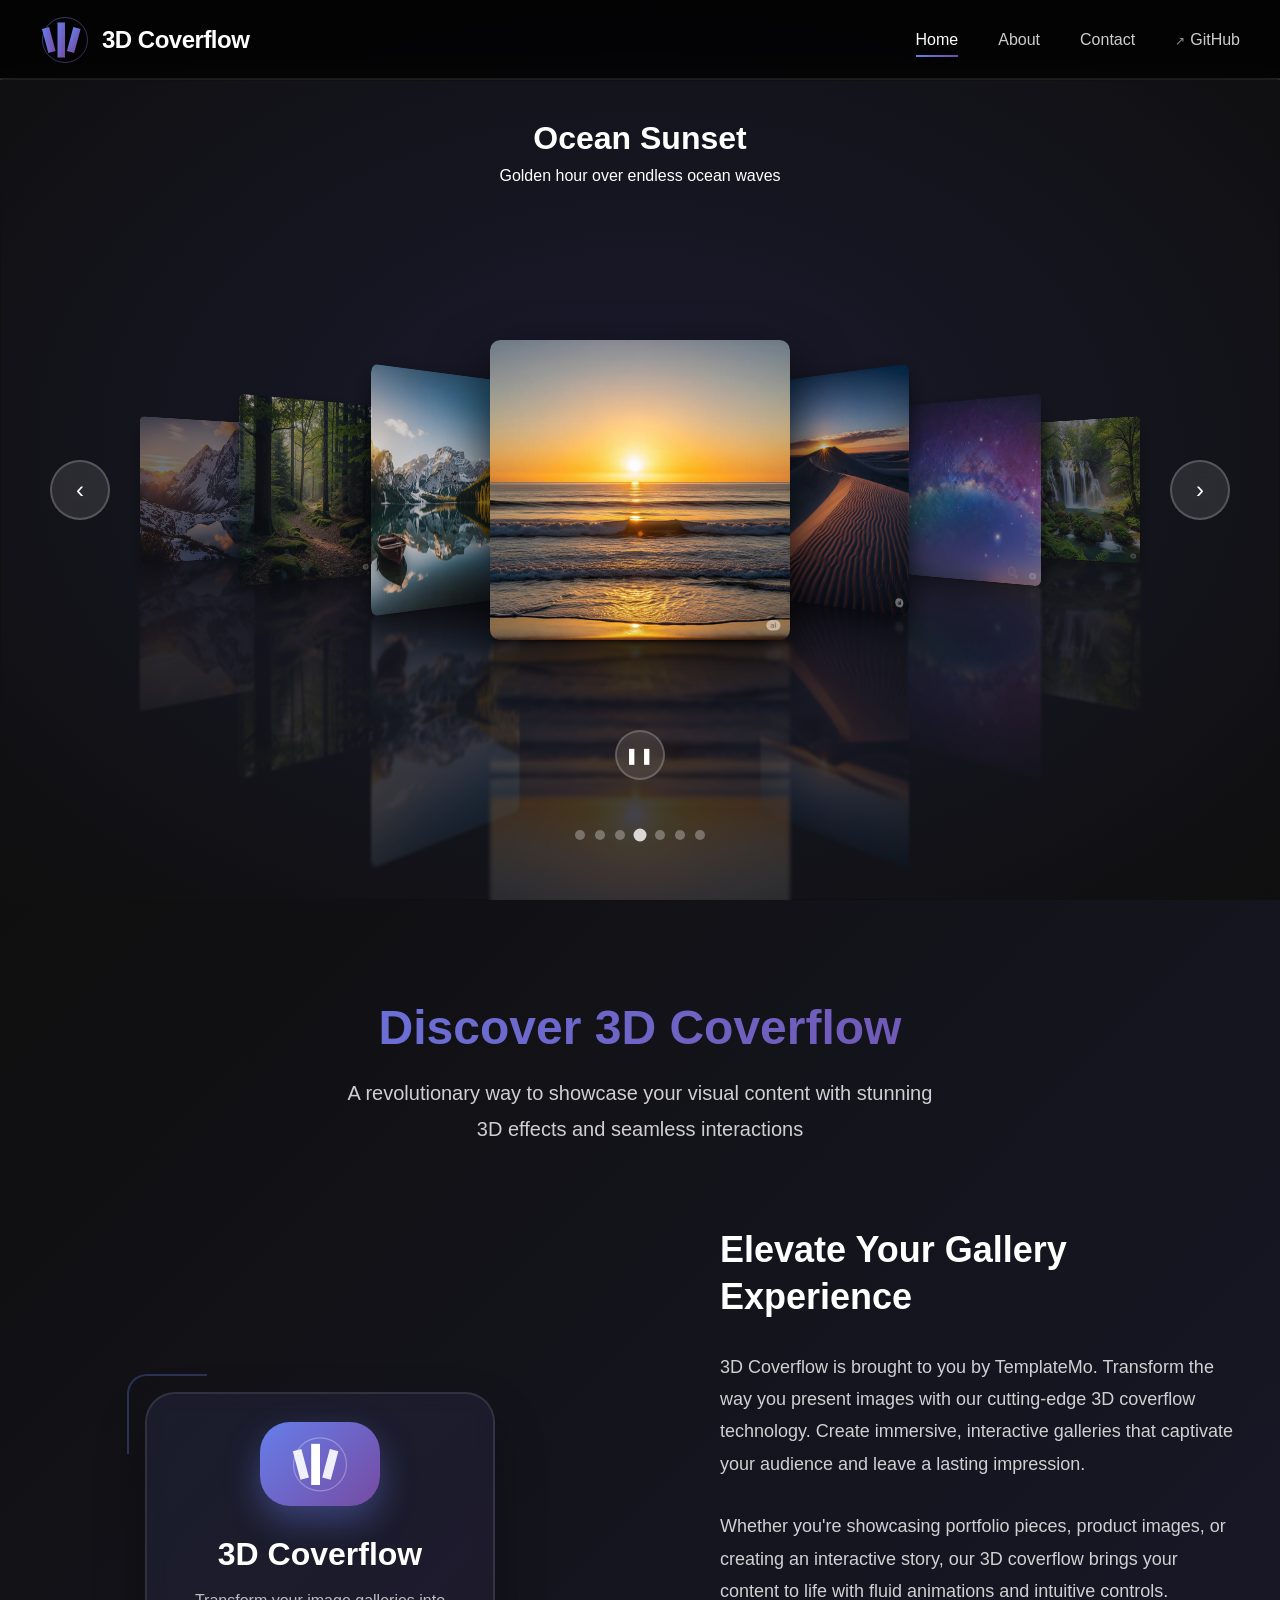
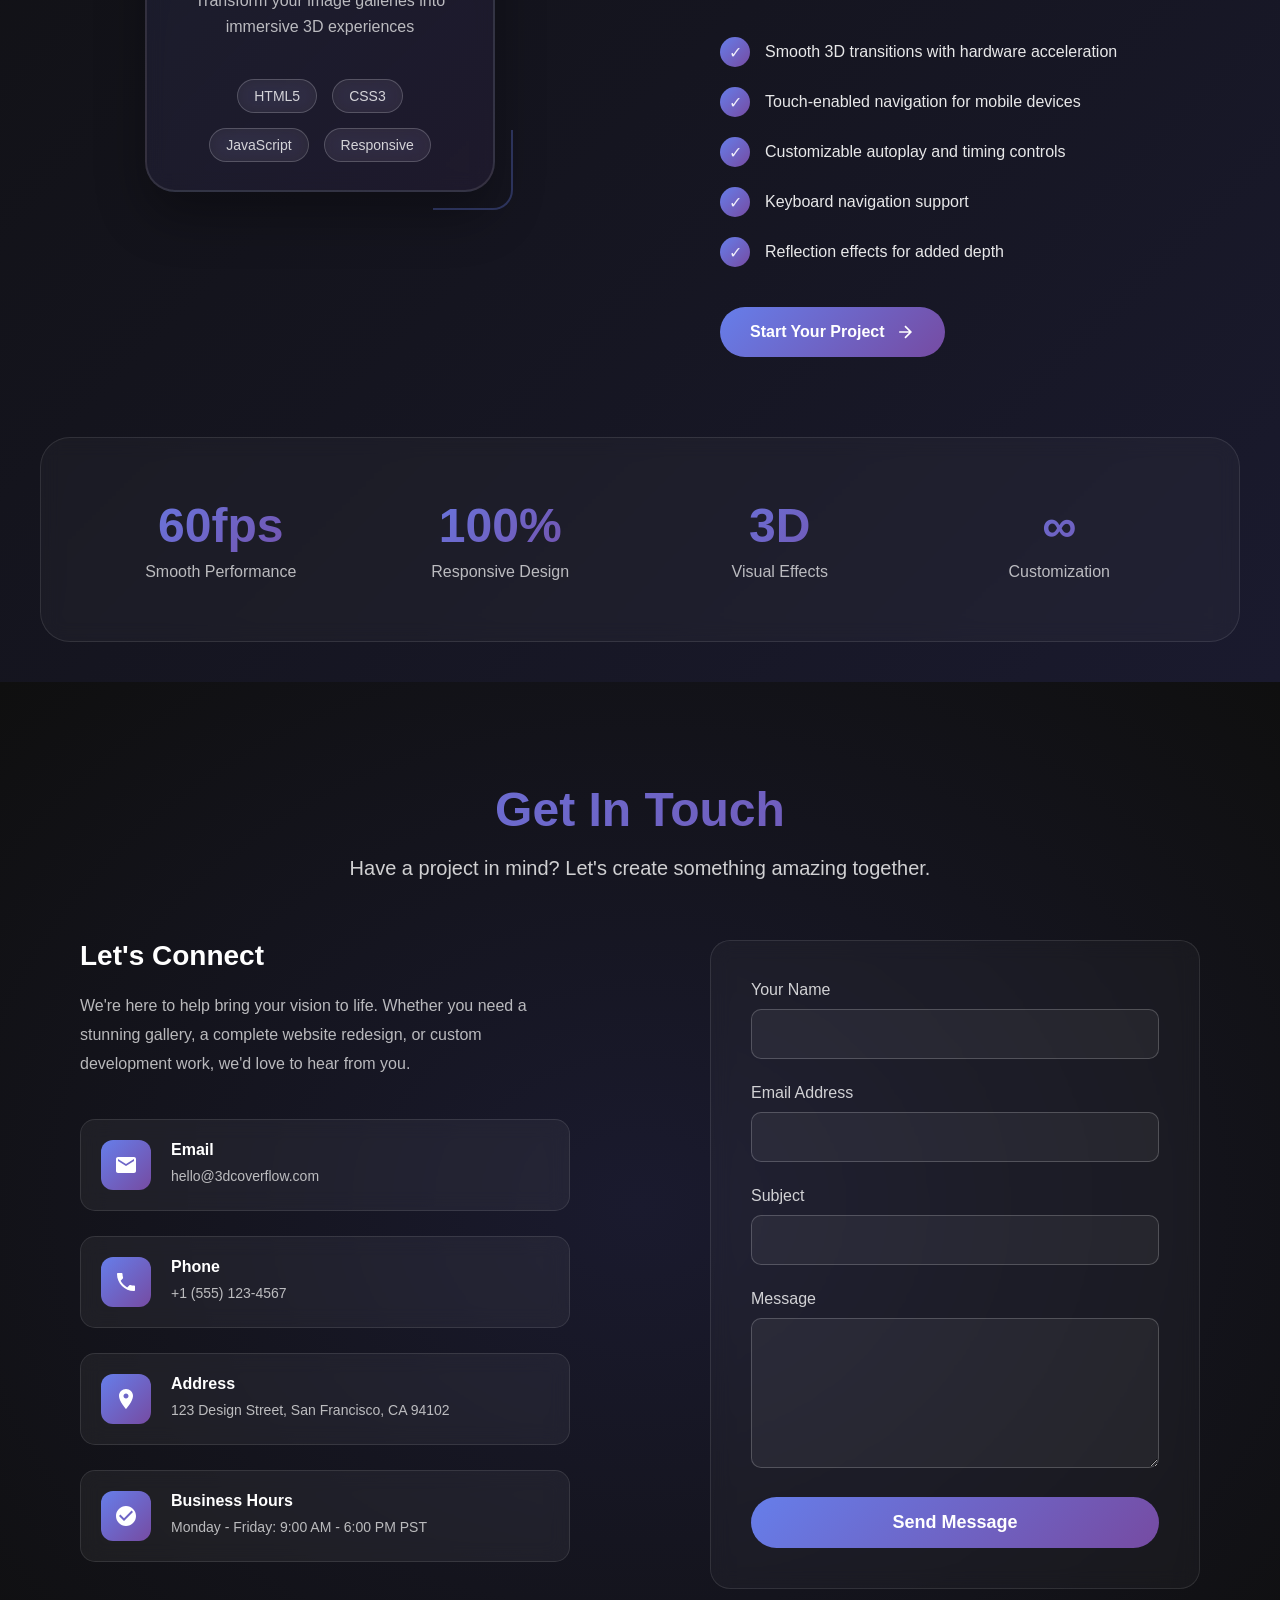
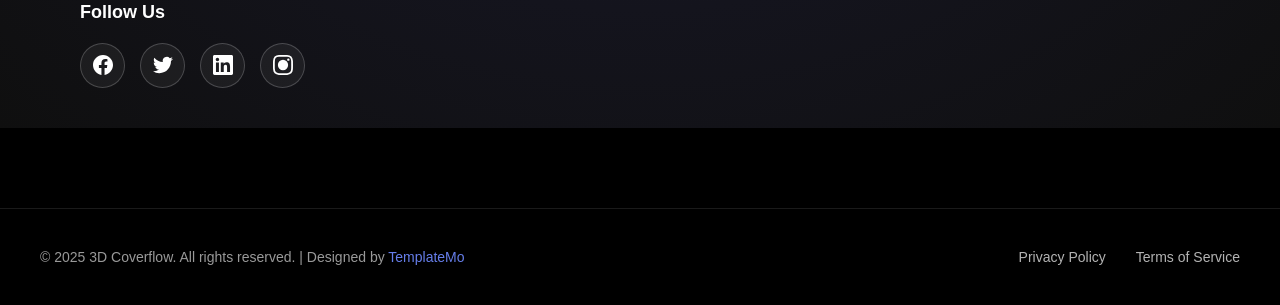
<file: templatemo_595_3d_coverflow/index.html>
<!DOCTYPE html>
<html lang="en">
<head>
    <meta charset="UTF-8">
    <meta name="viewport" content="width=device-width, initial-scale=1.0">
    <title>3D Coverflow - One Page Portfolio</title>
    <link href="templatemo-3d-coverflow.css" rel="stylesheet">
<!--

TemplateMo 595 3d coverflow

https://templatemo.com/tm-595-3d-coverflow

-->
</head>
<body>
    <!-- Header -->
    <header class="header" id="header">
        <a href="#home" class="logo-container">
            <div class="logo">
                <svg viewBox="0 0 100 100" xmlns="http://www.w3.org/2000/svg">
                    <defs>
                        <linearGradient id="grad1" x1="0%" y1="0%" x2="100%" y2="100%">
                            <stop offset="0%" style="stop-color:#667eea;stop-opacity:1" />
                            <stop offset="100%" style="stop-color:#764ba2;stop-opacity:1" />
                        </linearGradient>
                    </defs>
                    <rect x="10" y="25" width="15" height="50" fill="url(#grad1)" transform="rotate(-15 17.5 50)" />
                    <rect x="35" y="15" width="15" height="70" fill="url(#grad1)" />
                    <rect x="60" y="25" width="15" height="50" fill="url(#grad1)" transform="rotate(15 67.5 50)" />
                    <circle cx="50" cy="50" r="45" fill="none" stroke="url(#grad1)" stroke-width="2" opacity="0.5" />
                </svg>
            </div>
            <div class="logo-text">3D Coverflow</div>
        </a>
        
        <nav class="main-menu" id="mainMenu">
            <a href="#home" class="menu-item active">Home</a>
            <a href="#about" class="menu-item">About</a>
            <a href="#contact" class="menu-item">Contact</a>
            <a href="https://github.com" target="_blank" rel="noopener noreferrer" class="menu-item external">GitHub</a>
        </nav>
        
        <div class="menu-toggle" id="menuToggle">
            <span></span>
            <span></span>
            <span></span>
        </div>
    </header>

    <!-- Home Section -->
    <section id="home" class="section">
        <div class="coverflow-wrapper">
            <div class="info">
                <h2 id="current-title">Mountain Landscape</h2>
                <p id="current-description">Majestic peaks covered in snow during golden hour</p>
            </div>

            <div class="coverflow-container" tabindex="0">
                <div class="coverflow" id="coverflow">
                    <div class="coverflow-item" data-index="0">
                        <div class="cover image-loading">
                            <img src="images/mountain-landscape.jpg" alt="Mountain Landscape" loading="lazy">
                        </div>
                        <div class="reflection"></div>
                    </div>
                    <div class="coverflow-item" data-index="1">
                        <div class="cover image-loading">
                            <img src="images/forest-path.jpg" alt="Forest Path" loading="lazy">
                        </div>
                        <div class="reflection"></div>
                    </div>
                    <div class="coverflow-item" data-index="2">
                        <div class="cover image-loading">
                            <img src="images/serene-water-mirroring.jpg" alt="Lake Reflection" loading="lazy">
                        </div>
                        <div class="reflection"></div>
                    </div>
                    <div class="coverflow-item" data-index="3">
                        <div class="cover image-loading">
                            <img src="images/ocean-sunset-golden-hour.jpg" alt="Ocean Sunset" loading="lazy">
                        </div>
                        <div class="reflection"></div>
                    </div>
                    <div class="coverflow-item" data-index="4">
                        <div class="cover image-loading">
                            <img src="images/rolling-sand-dunes.jpg" alt="Desert Dunes" loading="lazy">
                        </div>
                        <div class="reflection"></div>
                    </div>
                    <div class="coverflow-item" data-index="5">
                        <div class="cover image-loading">
                            <img src="images/starry-night.jpg" alt="Starry Night" loading="lazy">
                        </div>
                        <div class="reflection"></div>
                    </div>
                    <div class="coverflow-item" data-index="6">
                        <div class="cover image-loading">
                            <img src="images/cascading-waterfall.jpg" alt="Waterfall" loading="lazy">
                        </div>
                        <div class="reflection"></div>
                    </div>
                </div>

                <button class="nav-button prev" onclick="navigate(-1)">‹</button>
                <button class="nav-button next" onclick="navigate(1)">›</button>

                <div class="dots-container" id="dots"></div>
                
                <!-- Play/Pause Button -->
                <button class="play-pause-button" id="playPauseBtn" onclick="toggleAutoplay()">
                    <span class="play-icon">▶</span>
                    <span class="pause-icon" style="display: none;">❚❚</span>
                </button>
            </div>
        </div>
    </section>

    <!-- About Section -->
    <section id="about" class="section">
        <div class="about-content">
            <div class="about-header">
                <h2>Discover 3D Coverflow</h2>
                <p>A revolutionary way to showcase your visual content with stunning 3D effects and seamless interactions</p>
            </div>
            
            <div class="about-main">
                <div class="about-visual">
                    <div class="showcase-display">
                        <div class="showcase-main">
                            <div class="corner-decoration top-left"></div>
                            <div class="corner-decoration bottom-right"></div>
                            
                            <div class="showcase-logo">
                                <svg viewBox="0 0 100 100" xmlns="http://www.w3.org/2000/svg">
                                    <rect x="10" y="25" width="15" height="50" fill="white" transform="rotate(-15 17.5 50)" opacity="0.9" />
                                    <rect x="35" y="15" width="15" height="70" fill="white" />
                                    <rect x="60" y="25" width="15" height="50" fill="white" transform="rotate(15 67.5 50)" opacity="0.9" />
                                    <circle cx="50" cy="50" r="45" fill="none" stroke="white" stroke-width="2" opacity="0.3" />
                                </svg>
                            </div>
                            
                            <h3 class="showcase-title">3D Coverflow</h3>
                            <p class="showcase-subtitle">Transform your image galleries into immersive 3D experiences</p>
                            
                            <div class="showcase-badges">
                                <a href="https://developer.mozilla.org/en-US/docs/Web/HTML" target="_blank" rel="noopener noreferrer" class="badge">HTML5</a>
                                <a href="https://developer.mozilla.org/en-US/docs/Web/CSS" target="_blank" rel="noopener noreferrer" class="badge">CSS3</a>
                                <a href="https://developer.mozilla.org/en-US/docs/Web/JavaScript" target="_blank" rel="noopener noreferrer" class="badge">JavaScript</a>
                                <a href="https://developer.mozilla.org/en-US/docs/Learn/CSS/CSS_layout/Responsive_Design" target="_blank" rel="noopener noreferrer" class="badge">Responsive</a>
                            </div>
                        </div>
                    </div>
                </div>
                
                <div class="about-info">
                    <h3>Elevate Your Gallery Experience</h3>
                    <p>3D Coverflow is brought to you by TemplateMo. Transform the way you present images with our cutting-edge 3D coverflow technology. Create immersive, interactive galleries that captivate your audience and leave a lasting impression.</p>
                    <p>Whether you're showcasing portfolio pieces, product images, or creating an interactive story, our 3D coverflow brings your content to life with fluid animations and intuitive controls.</p>
                    
                    <ul class="feature-list">
                        <li>Smooth 3D transitions with hardware acceleration</li>
                        <li>Touch-enabled navigation for mobile devices</li>
                        <li>Customizable autoplay and timing controls</li>
                        <li>Keyboard navigation support</li>
                        <li>Reflection effects for added depth</li>
                    </ul>
                    
                    <a href="#contact" class="cta-button">
                        Start Your Project
                        <svg viewBox="0 0 24 24" fill="currentColor">
                            <path d="M5 12h14m-7-7l7 7-7 7" stroke="currentColor" stroke-width="2" fill="none"/>
                        </svg>
                    </a>
                </div>
            </div>
            
            <div class="stats-section">
                <div class="stat-item">
                    <div class="stat-number">60fps</div>
                    <div class="stat-label">Smooth Performance</div>
                </div>
                <div class="stat-item">
                    <div class="stat-number">100%</div>
                    <div class="stat-label">Responsive Design</div>
                </div>
                <div class="stat-item">
                    <div class="stat-number">3D</div>
                    <div class="stat-label">Visual Effects</div>
                </div>
                <div class="stat-item">
                    <div class="stat-number">∞</div>
                    <div class="stat-label">Customization</div>
                </div>
            </div>
        </div>
    </section>

    <!-- Contact Section -->
    <section id="contact" class="section">
        <div class="contact-content">
            <div class="contact-header">
                <h2>Get In Touch</h2>
                <p>Have a project in mind? Let's create something amazing together.</p>
            </div>
            
            <div class="contact-container">
                <div class="contact-info-section">
                    <h3>Let's Connect</h3>
                    <p>We're here to help bring your vision to life. Whether you need a stunning gallery, a complete website redesign, or custom development work, we'd love to hear from you.</p>
                    
                    <div class="contact-details">
                        <div class="contact-item">
                            <div class="contact-icon">
                                <svg viewBox="0 0 24 24">
                                    <path d="M20 4H4c-1.1 0-1.99.9-1.99 2L2 18c0 1.1.9 2 2 2h16c1.1 0 2-.9 2-2V6c0-1.1-.9-2-2-2zm0 4l-8 5-8-5V6l8 5 8-5v2z"/>
                                </svg>
                            </div>
                            <div class="contact-text">
                                <h4>Email</h4>
                                <p>hello@3dcoverflow.com</p>
                            </div>
                        </div>
                        
                        <div class="contact-item">
                            <div class="contact-icon">
                                <svg viewBox="0 0 24 24">
                                    <path d="M6.62 10.79c1.44 2.83 3.76 5.14 6.59 6.59l2.2-2.2c.27-.27.67-.36 1.02-.24 1.12.37 2.33.57 3.57.57.55 0 1 .45 1 1V20c0 .55-.45 1-1 1-9.39 0-17-7.61-17-17 0-.55.45-1 1-1h3.5c.55 0 1 .45 1 1 0 1.25.2 2.45.57 3.57.11.35.03.74-.25 1.02l-2.2 2.2z"/>
                                </svg>
                            </div>
                            <div class="contact-text">
                                <h4>Phone</h4>
                                <p>+1 (555) 123-4567</p>
                            </div>
                        </div>
                        
                        <div class="contact-item">
                            <div class="contact-icon">
                                <svg viewBox="0 0 24 24">
                                    <path d="M12 2C8.13 2 5 5.13 5 9c0 5.25 7 13 7 13s7-7.75 7-13c0-3.87-3.13-7-7-7zm0 9.5c-1.38 0-2.5-1.12-2.5-2.5s1.12-2.5 2.5-2.5 2.5 1.12 2.5 2.5-1.12 2.5-2.5 2.5z"/>
                                </svg>
                            </div>
                            <div class="contact-text">
                                <h4>Address</h4>
                                <p>123 Design Street, San Francisco, CA 94102</p>
                            </div>
                        </div>
                        
                        <div class="contact-item">
                            <div class="contact-icon">
                                <svg viewBox="0 0 24 24">
                                    <path d="M12 2C6.48 2 2 6.48 2 12s4.48 10 10 10 10-4.48 10-10S17.52 2 12 2zm-2 15l-5-5 1.41-1.41L10 14.17l7.59-7.59L19 8l-9 9z"/>
                                </svg>
                            </div>
                            <div class="contact-text">
                                <h4>Business Hours</h4>
                                <p>Monday - Friday: 9:00 AM - 6:00 PM PST</p>
                            </div>
                        </div>
                    </div>
                    
                    <div class="social-links">
                        <h4>Follow Us</h4>
                        <div class="social-buttons">
                            <a href="#" class="social-btn" title="Facebook">
                                <svg viewBox="0 0 24 24">
                                    <path d="M24 12.073c0-6.627-5.373-12-12-12s-12 5.373-12 12c0 5.99 4.388 10.954 10.125 11.854v-8.385H7.078v-3.47h3.047V9.43c0-3.007 1.792-4.669 4.533-4.669 1.312 0 2.686.235 2.686.235v2.953H15.83c-1.491 0-1.956.925-1.956 1.874v2.25h3.328l-.532 3.47h-2.796v8.385C19.612 23.027 24 18.062 24 12.073z"/>
                                </svg>
                            </a>
                            <a href="#" class="social-btn" title="Twitter">
                                <svg viewBox="0 0 24 24">
                                    <path d="M23.953 4.57a10 10 0 01-2.825.775 4.958 4.958 0 002.163-2.723c-.951.555-2.005.959-3.127 1.184a4.92 4.92 0 00-8.384 4.482C7.69 8.095 4.067 6.13 1.64 3.162a4.822 4.822 0 00-.666 2.475c0 1.71.87 3.213 2.188 4.096a4.904 4.904 0 01-2.228-.616v.06a4.923 4.923 0 003.946 4.827 4.996 4.996 0 01-2.212.085 4.936 4.936 0 004.604 3.417 9.867 9.867 0 01-6.102 2.105c-.39 0-.779-.023-1.17-.067a13.995 13.995 0 007.557 2.209c9.053 0 13.998-7.496 13.998-13.985 0-.21 0-.42-.015-.63A9.935 9.935 0 0024 4.59z"/>
                                </svg>
                            </a>
                            <a href="#" class="social-btn" title="LinkedIn">
                                <svg viewBox="0 0 24 24">
                                    <path d="M20.447 20.452h-3.554v-5.569c0-1.328-.027-3.037-1.852-3.037-1.853 0-2.136 1.445-2.136 2.939v5.667H9.351V9h3.414v1.561h.046c.477-.9 1.637-1.85 3.37-1.85 3.601 0 4.267 2.37 4.267 5.455v6.286zM5.337 7.433c-1.144 0-2.063-.926-2.063-2.065 0-1.138.92-2.063 2.063-2.063 1.14 0 2.064.925 2.064 2.063 0 1.139-.925 2.065-2.064 2.065zm1.782 13.019H3.555V9h3.564v11.452zM22.225 0H1.771C.792 0 0 .774 0 1.729v20.542C0 23.227.792 24 1.771 24h20.451C23.2 24 24 23.227 24 22.271V1.729C24 .774 23.2 0 22.222 0h.003z"/>
                                </svg>
                            </a>
                            <a href="#" class="social-btn" title="Instagram">
                                <svg viewBox="0 0 24 24">
                                    <path d="M12 2.163c3.204 0 3.584.012 4.85.07 3.252.148 4.771 1.691 4.919 4.919.058 1.265.069 1.645.069 4.849 0 3.205-.012 3.584-.069 4.849-.149 3.225-1.664 4.771-4.919 4.919-1.266.058-1.644.07-4.85.07-3.204 0-3.584-.012-4.849-.07-3.26-.149-4.771-1.699-4.919-4.92-.058-1.265-.07-1.644-.07-4.849 0-3.204.013-3.583.07-4.849.149-3.227 1.664-4.771 4.919-4.919 1.266-.057 1.645-.069 4.849-.069zm0-2.163c-3.259 0-3.667.014-4.947.072-4.358.2-6.78 2.618-6.98 6.98-.059 1.281-.073 1.689-.073 4.948 0 3.259.014 3.668.072 4.948.2 4.358 2.618 6.78 6.98 6.98 1.281.058 1.689.072 4.948.072 3.259 0 3.668-.014 4.948-.072 4.354-.2 6.782-2.618 6.979-6.98.059-1.28.073-1.689.073-4.948 0-3.259-.014-3.667-.072-4.947-.196-4.354-2.617-6.78-6.979-6.98-1.281-.059-1.69-.073-4.949-.073zM5.838 12a6.162 6.162 0 1112.324 0 6.162 6.162 0 01-12.324 0zM12 16a4 4 0 110-8 4 4 0 010 8zm4.965-10.405a1.44 1.44 0 112.881.001 1.44 1.44 0 01-2.881-.001z"/>
                                </svg>
                            </a>
                        </div>
                    </div>
                </div>
                
                <div class="contact-form-section">
                    <form class="contact-form" onsubmit="handleSubmit(event)">
                        <div class="form-group">
                            <label for="name">Your Name</label>
                            <input type="text" id="name" name="name" required>
                        </div>
                        <div class="form-group">
                            <label for="email">Email Address</label>
                            <input type="email" id="email" name="email" required>
                        </div>
                        <div class="form-group">
                            <label for="subject">Subject</label>
                            <input type="text" id="subject" name="subject" required>
                        </div>
                        <div class="form-group">
                            <label for="message">Message</label>
                            <textarea id="message" name="message" required></textarea>
                        </div>
                        <button type="submit" class="submit-btn">Send Message</button>
                    </form>
                </div>
            </div>
        </div>
    </section>

    <!-- Footer -->
    <footer class="footer">
        <div class="footer-content">
            <div class="footer-copyright">
                © 2025 3D Coverflow. All rights reserved. | Designed by <a href="https://templatemo.com" target="_blank" rel="noopener noreferrer">TemplateMo</a>
            </div>
            <div class="footer-links">
                <a href="#privacy" onclick="event.preventDefault(); alert('Privacy Policy page would go here');">Privacy Policy</a>
                <a href="#terms" onclick="event.preventDefault(); alert('Terms of Service page would go here');">Terms of Service</a>
            </div>
        </div>
    </footer>

    <!-- Scroll to top button -->
    <div class="scroll-to-top" id="scrollToTop">
        <span>↑</span>
    </div>

<script src="templatemo-3d-coverflow-scripts.js"></script>

</body>
</html>
</file>
<file: templatemo_595_3d_coverflow/templatemo-3d-coverflow.css>
/*

TemplateMo 595 3d coverflow

https://templatemo.com/tm-595-3d-coverflow

*/

@charset "utf-8";
/* CSS Document */

 * {
            margin: 0;
            padding: 0;
            box-sizing: border-box;
        }

        html {
            scroll-behavior: smooth;
        }

        body {
            font-family: -apple-system, BlinkMacSystemFont, 'Segoe UI', Roboto, Helvetica, Arial, sans-serif;
            overflow-x: hidden;
            position: relative;
            background: #000;
        }

        /* Sections */
        .section {
            min-height: 100vh;
            position: relative;
            display: flex;
            align-items: center;
            justify-content: center;
        }

        #home {
            background: radial-gradient(ellipse at center, #1a1a2e 0%, #0f0f0f 100%);
        }

        #about {
            background: linear-gradient(135deg, #0f0f0f 0%, #1a1a2e 100%);
        }

        #contact {
            background: radial-gradient(ellipse at center, #1a1a2e 0%, #0f0f0f 100%);
        }

        /* Header Styles */
        .header {
            position: fixed;
            top: 0;
            left: 0;
            right: 0;
            height: 80px;
            background: rgba(0, 0, 0, 0.8);
            backdrop-filter: blur(10px);
            border-bottom: 1px solid rgba(255, 255, 255, 0.1);
            z-index: 1000;
            display: flex;
            align-items: center;
            justify-content: space-between;
            padding: 0 40px;
            transition: all 0.3s ease;
        }

        .header.scrolled {
            background: rgba(0, 0, 0, 0.95);
            height: 70px;
        }

        .logo-container {
            display: flex;
            align-items: center;
            gap: 12px;
            text-decoration: none;
            cursor: pointer;
            transition: transform 0.3s ease;
        }

        .logo-container:hover {
            transform: translateY(-2px);
        }

        .logo {
            width: 50px;
            height: 50px;
            display: flex;
            align-items: center;
            justify-content: center;
        }

        .logo svg {
            width: 100%;
            height: 100%;
        }

        .logo-text {
            color: white;
            font-size: 24px;
            font-weight: 600;
            letter-spacing: -0.5px;
        }

        .main-menu {
            display: flex;
            align-items: center;
            gap: 40px;
        }

        .menu-item {
            color: rgba(255, 255, 255, 0.8);
            text-decoration: none;
            font-size: 16px;
            font-weight: 500;
            transition: all 0.3s ease;
            position: relative;
            padding: 8px 0;
        }

        .menu-item:hover {
            color: white;
            transform: translateY(-2px);
        }

        .menu-item::after {
            content: '';
            position: absolute;
            bottom: 0;
            left: 0;
            width: 0;
            height: 2px;
            background: linear-gradient(90deg, #667eea, #764ba2);
            transition: width 0.3s ease;
        }

        .menu-item:hover::after {
            width: 100%;
        }

        .menu-item.active {
            color: white;
        }

        .menu-item.active::after {
            width: 100%;
        }

        .menu-item.external::before {
            content: '↗';
            margin-right: 5px;
            font-size: 12px;
            opacity: 0.7;
        }

        /* Mobile menu toggle */
        .menu-toggle {
            display: none;
            flex-direction: column;
            cursor: pointer;
            padding: 4px;
        }

        .menu-toggle span {
            width: 25px;
            height: 3px;
            background: white;
            margin: 3px 0;
            transition: 0.3s;
            border-radius: 2px;
        }

        /* Home Section with Coverflow */
        .coverflow-wrapper {
            width: 100%;

            height: 100vh;
            display: flex;
            align-items: center;
            justify-content: center;
            padding-top: 80px;
        }

        .coverflow-container {
            width: 100%;
            height: 100%;
            display: flex;
            align-items: center;
            justify-content: center;
            perspective: 1200px;
            position: relative;
        }

        .coverflow {
            display: flex;
            align-items: center;
            justify-content: center;
            transform-style: preserve-3d;
            position: relative;
            width: 100%;
            height: 400px;
        }

        .coverflow-item {
            position: absolute;
            width: 300px;
            height: 300px;
            transition: all 0.6s cubic-bezier(0.68, -0.55, 0.265, 1.55);
            cursor: pointer;
            user-select: none;
        }

        .coverflow-item .cover {
            width: 100%;
            height: 100%;
            border-radius: 10px;
            box-shadow: 0 20px 40px rgba(0, 0, 0, 0.8);
            position: relative;
            overflow: hidden;
            transform-style: preserve-3d;
            background: #333;
        }

        .coverflow-item .cover img {
            width: 100%;
            height: 100%;
            object-fit: cover;
            border-radius: 10px;
        }

        /* Reflection */
        .coverflow-item .reflection {
            position: absolute;
            top: 100%;
            left: 0;
            width: 100%;
            height: 100%;
            border-radius: 10px;
            transform: scaleY(-1);
            opacity: 0.2;
            filter: blur(2px);
            background: linear-gradient(to bottom, 
                rgba(0, 0, 0, 0) 0%, 
                rgba(0, 0, 0, 0.8) 50%, 
                rgba(0, 0, 0, 1) 100%);
            overflow: hidden;
        }

        /* Active item (center) */
        .coverflow-item.active {
            z-index: 100;
            transform: translateX(0) translateZ(0) rotateY(0deg);
        }

        .coverflow-item.active .cover {
            box-shadow: 0 30px 60px rgba(0, 0, 0, 0.9);
        }

        /* Navigation */
        .nav-button {
            position: absolute;
            top: 50%;
            transform: translateY(-50%);
            background: rgba(255, 255, 255, 0.1);
            border: 2px solid rgba(255, 255, 255, 0.2);
            color: white;
            width: 60px;
            height: 60px;
            border-radius: 50%;
            cursor: pointer;
            font-size: 24px;
            display: flex;
            align-items: center;
            justify-content: center;
            transition: all 0.3s ease;
            backdrop-filter: blur(10px);
            z-index: 200;
        }

        .nav-button:hover {
            background: rgba(255, 255, 255, 0.2);
            transform: translateY(-50%) scale(1.1);
        }

        .nav-button.prev {
            left: 50px;
        }

        .nav-button.next {
            right: 50px;
        }

        /* Dots indicator */
        .dots-container {
            position: absolute;
            bottom: 60px;
            left: 50%;
            transform: translateX(-50%);
            display: flex;
            gap: 10px;
            z-index: 200;
        }

        .dot {
            width: 10px;
            height: 10px;
            border-radius: 50%;
            background: rgba(255, 255, 255, 0.3);
            cursor: pointer;
            transition: all 0.3s ease;
        }

        .dot.active {
            background: rgba(255, 255, 255, 0.8);
            transform: scale(1.3);
        }

        /* Info display */
        .info {
            position: absolute;
            top: 120px;
            left: 50%;
            transform: translateX(-50%);
            color: white;
            text-align: center;
            z-index: 200;
        }

        .info h2 {
            font-size: 32px;
            margin-bottom: 10px;
            opacity: 0;
            animation: fadeIn 0.6s forwards;
        }

        .info p {
            font-size: 16px;
            opacity: 0.7;
        }

        @keyframes fadeIn {
            to {
                opacity: 1;
            }
        }

        /* Play/Pause Button */
        .play-pause-button {
            position: absolute;
            bottom: 120px;
            left: 50%;
            transform: translateX(-50%);
            background: rgba(255, 255, 255, 0.1);
            border: 2px solid rgba(255, 255, 255, 0.2);
            color: white;
            width: 50px;
            height: 50px;
            border-radius: 50%;
            cursor: pointer;
            font-size: 20px;
            display: flex;
            align-items: center;
            justify-content: center;
            transition: all 0.3s ease;
            backdrop-filter: blur(10px);
            z-index: 200;
        }

        .play-pause-button:hover {
            background: rgba(255, 255, 255, 0.2);
            transform: translateX(-50%) scale(1.1);
        }

        .play-pause-button .pause-icon {
            font-size: 16px;
            letter-spacing: 2px;
        }

        /* About Section */
        .about-content {
            max-width: 1400px;
            margin: 0 auto;
            padding: 40px;
            color: white;
        }

        .about-header {
            text-align: center;
            margin-bottom: 80px;
        }

        .about-header h2 {
            font-size: 48px;
			margin-top: 60px;
            margin-bottom: 20px;
            background: linear-gradient(135deg, #667eea 0%, #764ba2 100%);
            -webkit-background-clip: text;
            -webkit-text-fill-color: transparent;
            background-clip: text;
        }

        .about-header p {
            font-size: 20px;
            color: rgba(255, 255, 255, 0.8);
            max-width: 600px;
            margin: 0 auto;
            line-height: 1.8;
        }

        .about-main {
            display: grid;
            grid-template-columns: 1fr 1fr;
            gap: 80px;
            align-items: center;
            margin-bottom: 80px;
        }

        .about-visual {
            position: relative;
            height: 600px;
            display: flex;
            align-items: center;
            justify-content: center;
        }

        .showcase-display {
            position: relative;
            width: 100%;
            max-width: 500px;
            height: 500px;
            display: flex;
            align-items: center;
            justify-content: center;
        }

        .showcase-main {
            position: relative;
            width: 350px;
            height: 400px;
            background: linear-gradient(135deg, rgba(102, 126, 234, 0.1) 0%, rgba(118, 75, 162, 0.1) 100%);
            border-radius: 30px;
            border: 2px solid rgba(255, 255, 255, 0.1);
            padding: 40px;
            display: flex;
            flex-direction: column;
            align-items: center;
            justify-content: center;
            backdrop-filter: blur(10px);
            box-shadow: 0 25px 50px rgba(0, 0, 0, 0.3);
        }

        .showcase-logo {
            width: 120px;
            height: 120px;
            background: linear-gradient(135deg, #667eea 0%, #764ba2 100%);
            border-radius: 30px;
            display: flex;
            align-items: center;
            justify-content: center;
            margin-bottom: 30px;
            box-shadow: 0 15px 35px rgba(102, 126, 234, 0.4);
        }

        .showcase-logo svg {
            width: 70%;
            height: 70%;
        }

        .showcase-title {
            font-size: 32px;
            font-weight: 700;
            color: white;
            margin-bottom: 15px;
            text-align: center;
        }

        .showcase-subtitle {
            font-size: 16px;
            color: rgba(255, 255, 255, 0.7);
            text-align: center;
            margin-bottom: 40px;
            line-height: 1.6;
        }

        .showcase-badges {
            display: flex;
            gap: 15px;
            flex-wrap: wrap;
            justify-content: center;
        }

        .badge {
            background: rgba(255, 255, 255, 0.05);
            border: 1px solid rgba(255, 255, 255, 0.2);
            border-radius: 20px;
            padding: 8px 16px;
            font-size: 14px;
            color: rgba(255, 255, 255, 0.8);
            backdrop-filter: blur(10px);
            transition: all 0.3s ease;
            cursor: pointer;
            text-decoration: none;
            display: inline-block;
        }

        .badge:hover {
            background: linear-gradient(135deg, #667eea 0%, #764ba2 100%);
            border-color: transparent;
            color: white;
            transform: translateY(-2px);
            box-shadow: 0 5px 15px rgba(102, 126, 234, 0.3);
        }

        .badge:active {
            transform: translateY(0);
            box-shadow: 0 2px 8px rgba(102, 126, 234, 0.3);
        }

        /* Decorative corner elements */
        .corner-decoration {
            position: absolute;
            width: 80px;
            height: 80px;
            border: 2px solid rgba(102, 126, 234, 0.3);
        }

        .corner-decoration.top-left {
            top: -20px;
            left: -20px;
            border-right: none;
            border-bottom: none;
            border-radius: 20px 0 0 0;
        }

        .corner-decoration.bottom-right {
            bottom: -20px;
            right: -20px;
            border-left: none;
            border-top: none;
            border-radius: 0 0 20px 0;
        }

        .about-info {
            padding-left: 40px;
        }

        .about-info h3 {
            font-size: 36px;
            margin-bottom: 30px;
            line-height: 1.3;
        }

        .about-info p {
            font-size: 18px;
            color: rgba(255, 255, 255, 0.8);
            line-height: 1.8;
            margin-bottom: 30px;
        }

        .feature-list {
            list-style: none;
            margin-bottom: 40px;
        }

        .feature-list li {
            display: flex;
            align-items: center;
            gap: 15px;
            margin-bottom: 20px;
            font-size: 16px;
            color: rgba(255, 255, 255, 0.9);
        }

        .feature-list li::before {
            content: '✓';
            display: flex;
            align-items: center;
            justify-content: center;
            width: 30px;
            height: 30px;
            background: linear-gradient(135deg, #667eea 0%, #764ba2 100%);
            border-radius: 50%;
            flex-shrink: 0;
        }

        .cta-button {
            display: inline-flex;
            align-items: center;
            gap: 10px;
            background: linear-gradient(135deg, #667eea 0%, #764ba2 100%);
            color: white;
            text-decoration: none;
            padding: 15px 30px;
            border-radius: 30px;
            font-weight: 600;
            transition: all 0.3s ease;
        }

        .cta-button:hover {
            transform: translateY(-2px);
            box-shadow: 0 10px 30px rgba(102, 126, 234, 0.5);
        }

        .cta-button svg {
            width: 20px;
            height: 20px;
            transition: transform 0.3s ease;
        }

        .cta-button:hover svg {
            transform: translateX(5px);
        }

        .stats-section {
            display: grid;
            grid-template-columns: repeat(4, 1fr);
            gap: 40px;
            padding: 60px;
            background: rgba(255, 255, 255, 0.03);
            backdrop-filter: blur(10px);
            border-radius: 30px;
            border: 1px solid rgba(255, 255, 255, 0.1);
        }

        .stat-item {
            text-align: center;
        }

        .stat-number {
            font-size: 48px;
            font-weight: 700;
            background: linear-gradient(135deg, #667eea 0%, #764ba2 100%);
            -webkit-background-clip: text;
            -webkit-text-fill-color: transparent;
            background-clip: text;
            margin-bottom: 10px;
        }

        .stat-label {
            font-size: 16px;
            color: rgba(255, 255, 255, 0.7);
        }

        /* Contact Section */
        .contact-content {
            max-width: 1200px;
            margin: 0 auto;
            padding: 40px;
            color: white;
        }

        .contact-header {
            text-align: center;
			margin-top: 60px;
            margin-bottom: 60px;
        }

        .contact-header h2 {
            font-size: 48px;
            margin-bottom: 20px;
            background: linear-gradient(135deg, #667eea 0%, #764ba2 100%);
            -webkit-background-clip: text;
            -webkit-text-fill-color: transparent;
            background-clip: text;
        }

        .contact-header p {
            font-size: 20px;
            color: rgba(255, 255, 255, 0.8);
            max-width: 600px;
            margin: 0 auto;
        }

        .contact-container {
            display: grid;
            grid-template-columns: 1fr 1fr;
            gap: 60px;
            align-items: start;
        }

        .contact-info-section {
            padding-right: 40px;
        }

        .contact-info-section h3 {
            font-size: 28px;
            margin-bottom: 20px;
            color: white;
        }

        .contact-info-section p {
            font-size: 16px;
            color: rgba(255, 255, 255, 0.7);
            line-height: 1.8;
            margin-bottom: 40px;
        }

        .contact-details {
            display: flex;
            flex-direction: column;
            gap: 25px;
        }

        .contact-item {
            display: flex;
            align-items: center;
            gap: 20px;
            padding: 20px;
            background: rgba(255, 255, 255, 0.05);
            backdrop-filter: blur(10px);
            border: 1px solid rgba(255, 255, 255, 0.1);
            border-radius: 15px;
            transition: all 0.3s ease;
        }

        .contact-item:hover {
            background: rgba(255, 255, 255, 0.08);
            transform: translateX(5px);
            box-shadow: 0 10px 30px rgba(102, 126, 234, 0.2);
        }

        .contact-icon {
            width: 50px;
            height: 50px;
            background: linear-gradient(135deg, #667eea 0%, #764ba2 100%);
            border-radius: 12px;
            display: flex;
            align-items: center;
            justify-content: center;
            flex-shrink: 0;
        }

        .contact-icon svg {
            width: 24px;
            height: 24px;
            fill: white;
        }

        .contact-text {
            flex: 1;
        }

        .contact-text h4 {
            font-size: 16px;
            color: white;
            margin-bottom: 5px;
        }

        .contact-text p {
            font-size: 14px;
            color: rgba(255, 255, 255, 0.7);
            margin: 0;
        }

        .social-links {
            margin-top: 40px;
        }

        .social-links h4 {
            font-size: 18px;
            margin-bottom: 20px;
            color: white;
        }

        .social-buttons {
            display: flex;
            gap: 15px;
        }

        .social-btn {
            width: 45px;
            height: 45px;
            background: rgba(255, 255, 255, 0.05);
            border: 1px solid rgba(255, 255, 255, 0.2);
            border-radius: 50%;
            display: flex;
            align-items: center;
            justify-content: center;
            transition: all 0.3s ease;
            cursor: pointer;
        }

        .social-btn:hover {
            background: linear-gradient(135deg, #667eea 0%, #764ba2 100%);
            border-color: transparent;
            transform: translateY(-3px);
            box-shadow: 0 10px 20px rgba(102, 126, 234, 0.4);
        }

        .social-btn svg {
            width: 20px;
            height: 20px;
            fill: white;
        }

        .contact-form-section {
            padding-left: 40px;
        }

        .contact-form {
            background: rgba(255, 255, 255, 0.03);
            backdrop-filter: blur(10px);
            border: 1px solid rgba(255, 255, 255, 0.1);
            border-radius: 20px;
            padding: 40px;
        }

        .form-group {
            margin-bottom: 25px;
        }

        .form-group label {
            display: block;
            margin-bottom: 10px;
            color: rgba(255, 255, 255, 0.8);
            font-weight: 500;
        }

        .form-group input,
        .form-group textarea {
            width: 100%;
            padding: 15px;
            background: rgba(255, 255, 255, 0.05);
            border: 1px solid rgba(255, 255, 255, 0.2);
            border-radius: 10px;
            color: white;
            font-size: 16px;
            font-family: inherit;
            transition: all 0.3s ease;
        }

        .form-group input:focus,
        .form-group textarea:focus {
            outline: none;
            border-color: #667eea;
            background: rgba(255, 255, 255, 0.08);
        }

        .form-group textarea {
            resize: vertical;
            min-height: 150px;
            line-height: 1.5;
        }

        .submit-btn {
            background: linear-gradient(135deg, #667eea 0%, #764ba2 100%);
            color: white;
            border: none;
            padding: 15px 40px;
            font-size: 18px;
            font-weight: 600;
            border-radius: 30px;
            cursor: pointer;
            transition: all 0.3s ease;
            width: 100%;
        }

        .submit-btn:hover {
            transform: translateY(-2px);
            box-shadow: 0 10px 30px rgba(102, 126, 234, 0.5);
        }

        /* Smooth image loading */
        .image-loading {
            background: linear-gradient(45deg, #333, #555);
            position: relative;
        }

        .image-loading::after {
            content: '📷';
            position: absolute;
            top: 50%;
            left: 50%;
            transform: translate(-50%, -50%);
            font-size: 48px;
            opacity: 0.5;
        }

        /* Footer Styles */
        .footer {
            background: rgba(0, 0, 0, 0.95);
            border-top: 1px solid rgba(255, 255, 255, 0.1);
            padding: 40px 20px;
            margin-top: 80px;
        }

        .footer-content {
            max-width: 1200px;
            margin: 0 auto;
            display: flex;
            justify-content: space-between;
            align-items: center;
            flex-wrap: wrap;
            gap: 30px;
        }

        .footer-copyright {
            color: rgba(255, 255, 255, 0.6);
            font-size: 14px;
        }

        .footer-copyright a {
            color: #667eea;
            text-decoration: none;
            transition: color 0.3s ease;
        }

        .footer-copyright a:hover {
            color: #764ba2;
        }

        .footer-links {
            display: flex;
            gap: 30px;
            align-items: center;
        }

        .footer-links a {
            color: rgba(255, 255, 255, 0.7);
            text-decoration: none;
            font-size: 14px;
            transition: color 0.3s ease;
        }

        .footer-links a:hover {
            color: white;
        }

        /* Scroll to top button */
        .scroll-to-top {
            position: fixed;
            bottom: 30px;
            right: 30px;
            width: 50px;
            height: 50px;
            background: linear-gradient(135deg, #667eea 0%, #764ba2 100%);
            border-radius: 50%;
            display: flex;
            align-items: center;
            justify-content: center;
            color: white;
            font-size: 20px;
            cursor: pointer;
            opacity: 0;
            transform: translateY(100px);
            transition: all 0.3s ease;
            z-index: 999;
        }

        .scroll-to-top.visible {
            opacity: 1;
            transform: translateY(0);
        }

        .scroll-to-top:hover {
            transform: translateY(-5px);
            box-shadow: 0 10px 30px rgba(102, 126, 234, 0.5);
        }

        /* Mobile Responsive */
        @media (max-width: 1024px) {
            .about-main {
                grid-template-columns: 1fr;
                gap: 60px;
            }

            .about-visual {
                height: 400px;
            }

            .about-info {
                padding-left: 0;
                text-align: center;
            }

            .feature-list {
                text-align: left;
                max-width: 500px;
                margin: 0 auto 40px;
            }

            .stats-section {
                grid-template-columns: repeat(2, 1fr);
                gap: 30px;
                padding: 40px;
            }

            /* Contact section responsive */
            .contact-container {
                grid-template-columns: 1fr;
                gap: 50px;
            }

            .contact-info-section {
                padding-right: 0;
            }

            .contact-form-section {
                padding-left: 0;
            }
        }

        @media (max-width: 768px) {
            .header {
                padding: 0 20px;
            }

            .main-menu {
                display: none;
                position: absolute;
                top: 100%;
                left: 0;
                right: 0;
                background: rgba(0, 0, 0, 0.95);
                backdrop-filter: blur(10px);
                flex-direction: column;
                padding: 20px;
                gap: 20px;
                border-bottom: 1px solid rgba(255, 255, 255, 0.1);
            }

            .main-menu.active {
                display: flex;
            }

            .menu-toggle {
                display: flex;
            }

            .menu-toggle.active span:nth-child(1) {
                transform: rotate(-45deg) translate(-5px, 6px);
            }

            .menu-toggle.active span:nth-child(2) {
                opacity: 0;
            }

            .menu-toggle.active span:nth-child(3) {
                transform: rotate(45deg) translate(-5px, -6px);
            }

            .coverflow-item {
                width: 200px;
                height: 200px;
            }

            .nav-button {
                width: 40px;
                height: 40px;
                font-size: 18px;
            }

            .nav-button.prev {
                left: 20px;
            }

            .nav-button.next {
                right: 20px;
            }

            .info h2 {
                font-size: 24px;
            }

            .info p {
                font-size: 14px;
            }

            .logo-text {
                font-size: 20px;
            }

            .about-header h2 {
                font-size: 36px;
            }

            .about-info h3 {
                font-size: 28px;
            }

            .about-visual {
                height: 400px;
            }

            .showcase-display {
                max-width: 350px;
                height: 400px;
            }

            .showcase-main {
                width: 100%;
                height: 350px;
                padding: 30px;
            }

            .showcase-logo {
                width: 100px;
                height: 100px;
                margin-bottom: 20px;
            }

            .showcase-title {
                font-size: 28px;
            }

            .showcase-subtitle {
                font-size: 14px;
                margin-bottom: 30px;
            }

            .corner-decoration {
                display: none;
            }

            .stat-number {
                font-size: 36px;
            }

            .contact-content h2 {
                font-size: 36px;
            }

            .footer-content {
                flex-direction: column;
                text-align: center;
                gap: 20px;
            }

            .footer-links {
                gap: 20px;
            }
        }

        @media (max-width: 480px) {
            .header {
                height: 70px;
                padding: 0 15px;
            }

            .header.scrolled {
                height: 60px;
            }

            .logo {
                width: 40px;
                height: 40px;
            }

            .logo-text {
                font-size: 18px;
            }

            .coverflow-item {
                width: 180px;
                height: 180px;
            }

            .about-content,
            .contact-content {
                padding: 20px;
            }

            /* Additional contact section mobile optimization for small screens */
            .contact-container {
                gap: 30px;
            }

            .contact-header {
                margin-bottom: 40px;
            }

            .contact-header h2 {
                font-size: 32px;
                margin-bottom: 15px;
            }

            .contact-header p {
                font-size: 16px;
                padding: 0 10px;
            }

            .contact-info-section {
                margin-bottom: 20px;
            }

            .contact-info-section h3 {
                font-size: 22px;
                margin-bottom: 15px;
            }

            .contact-info-section > p {
                font-size: 14px;
                padding: 0 10px;
                margin-bottom: 30px;
            }

            .contact-details {
                gap: 15px;
            }

            .contact-item {
                padding: 15px;
                gap: 12px;
            }

            .contact-icon {
                width: 40px;
                height: 40px;
            }

            .contact-icon svg {
                width: 20px;
                height: 20px;
            }

            .contact-text h4 {
                font-size: 14px;
            }

            .contact-text p {
                font-size: 12px;
                word-break: break-word;
            }

            .social-links {
                margin-top: 30px;
            }

            .social-links h4 {
                font-size: 16px;
                margin-bottom: 15px;
            }

            .social-buttons {
                gap: 10px;
            }

            .social-btn {
                width: 40px;
                height: 40px;
            }

            .social-btn svg {
                width: 18px;
                height: 18px;
            }

            .contact-form {
                padding: 20px 15px;
                border-radius: 15px;
            }

            .form-group {
                margin-bottom: 20px;
            }

            .form-group label {
                font-size: 14px;
                margin-bottom: 8px;
            }

            .form-group input,
            .form-group textarea {
                padding: 12px;
                font-size: 14px;
                border-radius: 8px;
            }

            .form-group textarea {
                min-height: 120px;
            }

            .submit-btn {
                padding: 12px 30px;
                font-size: 16px;
                border-radius: 25px;
            }
        }
</file>
